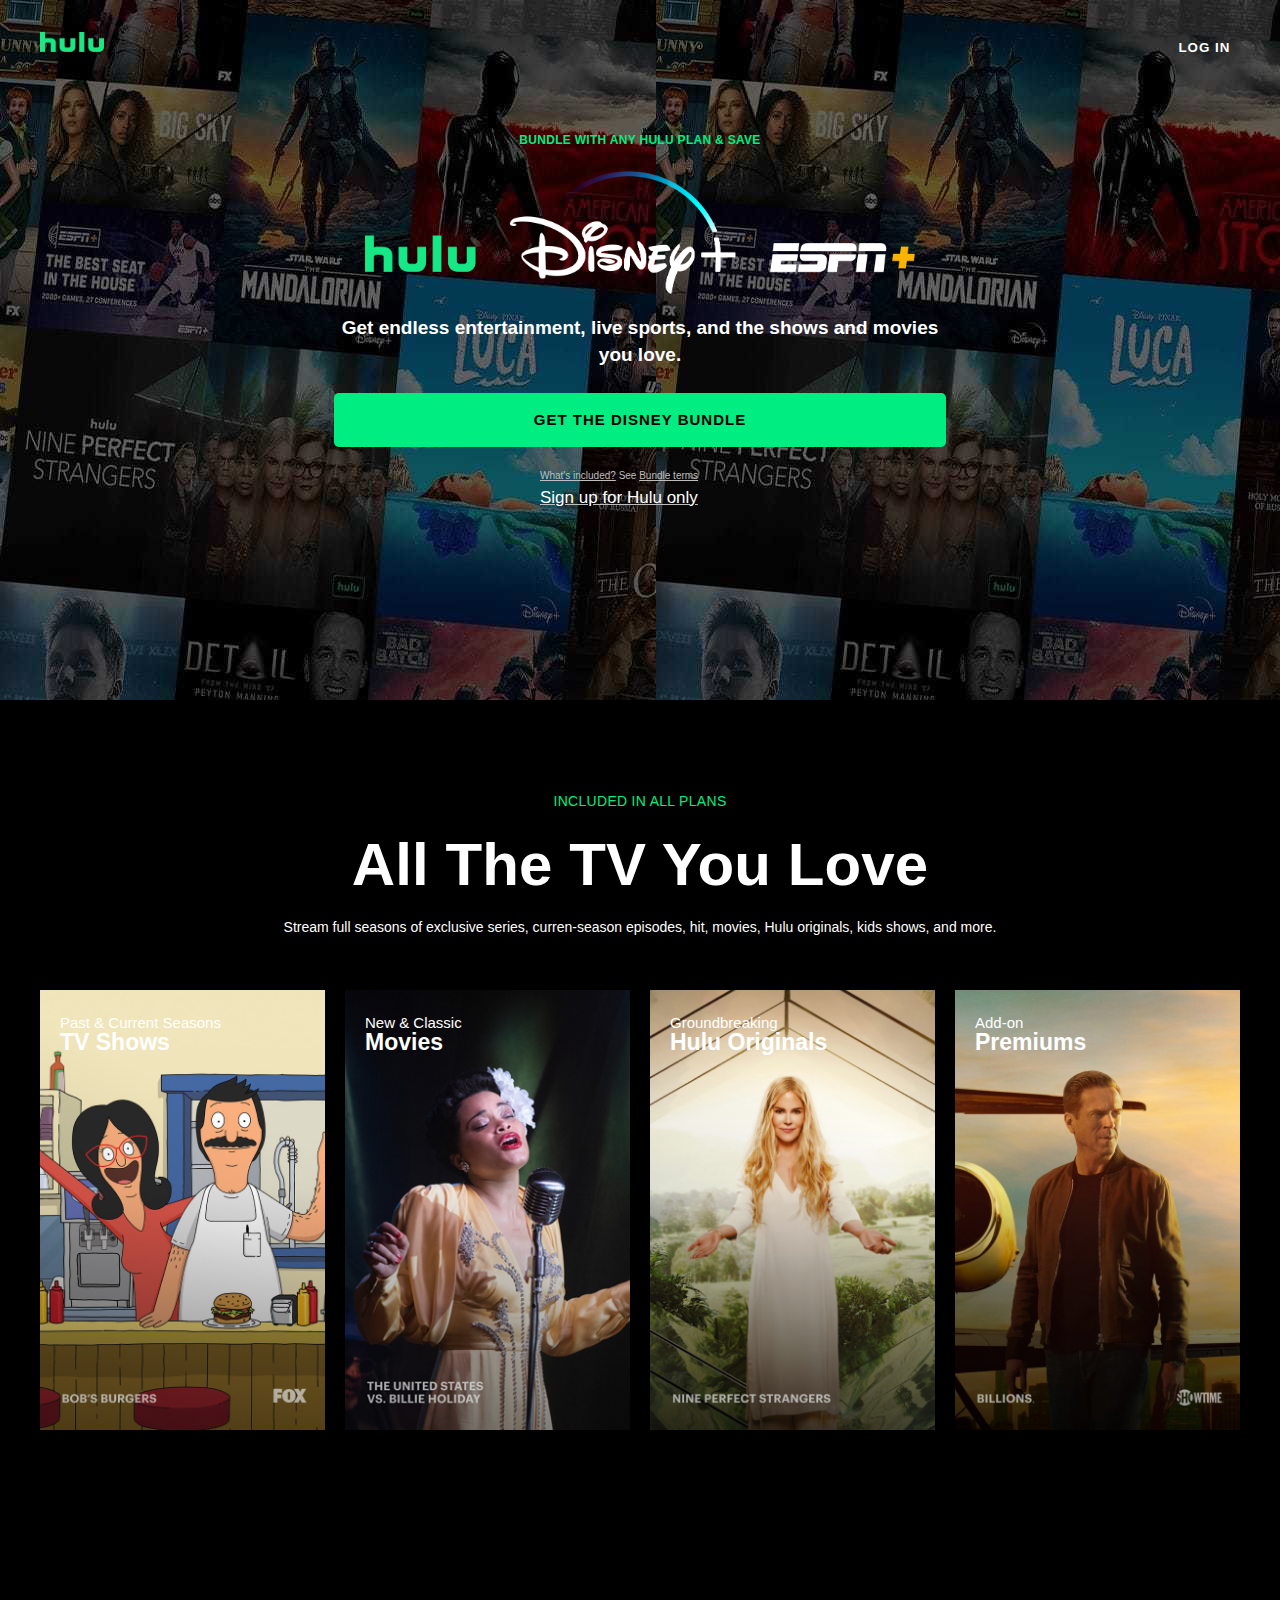
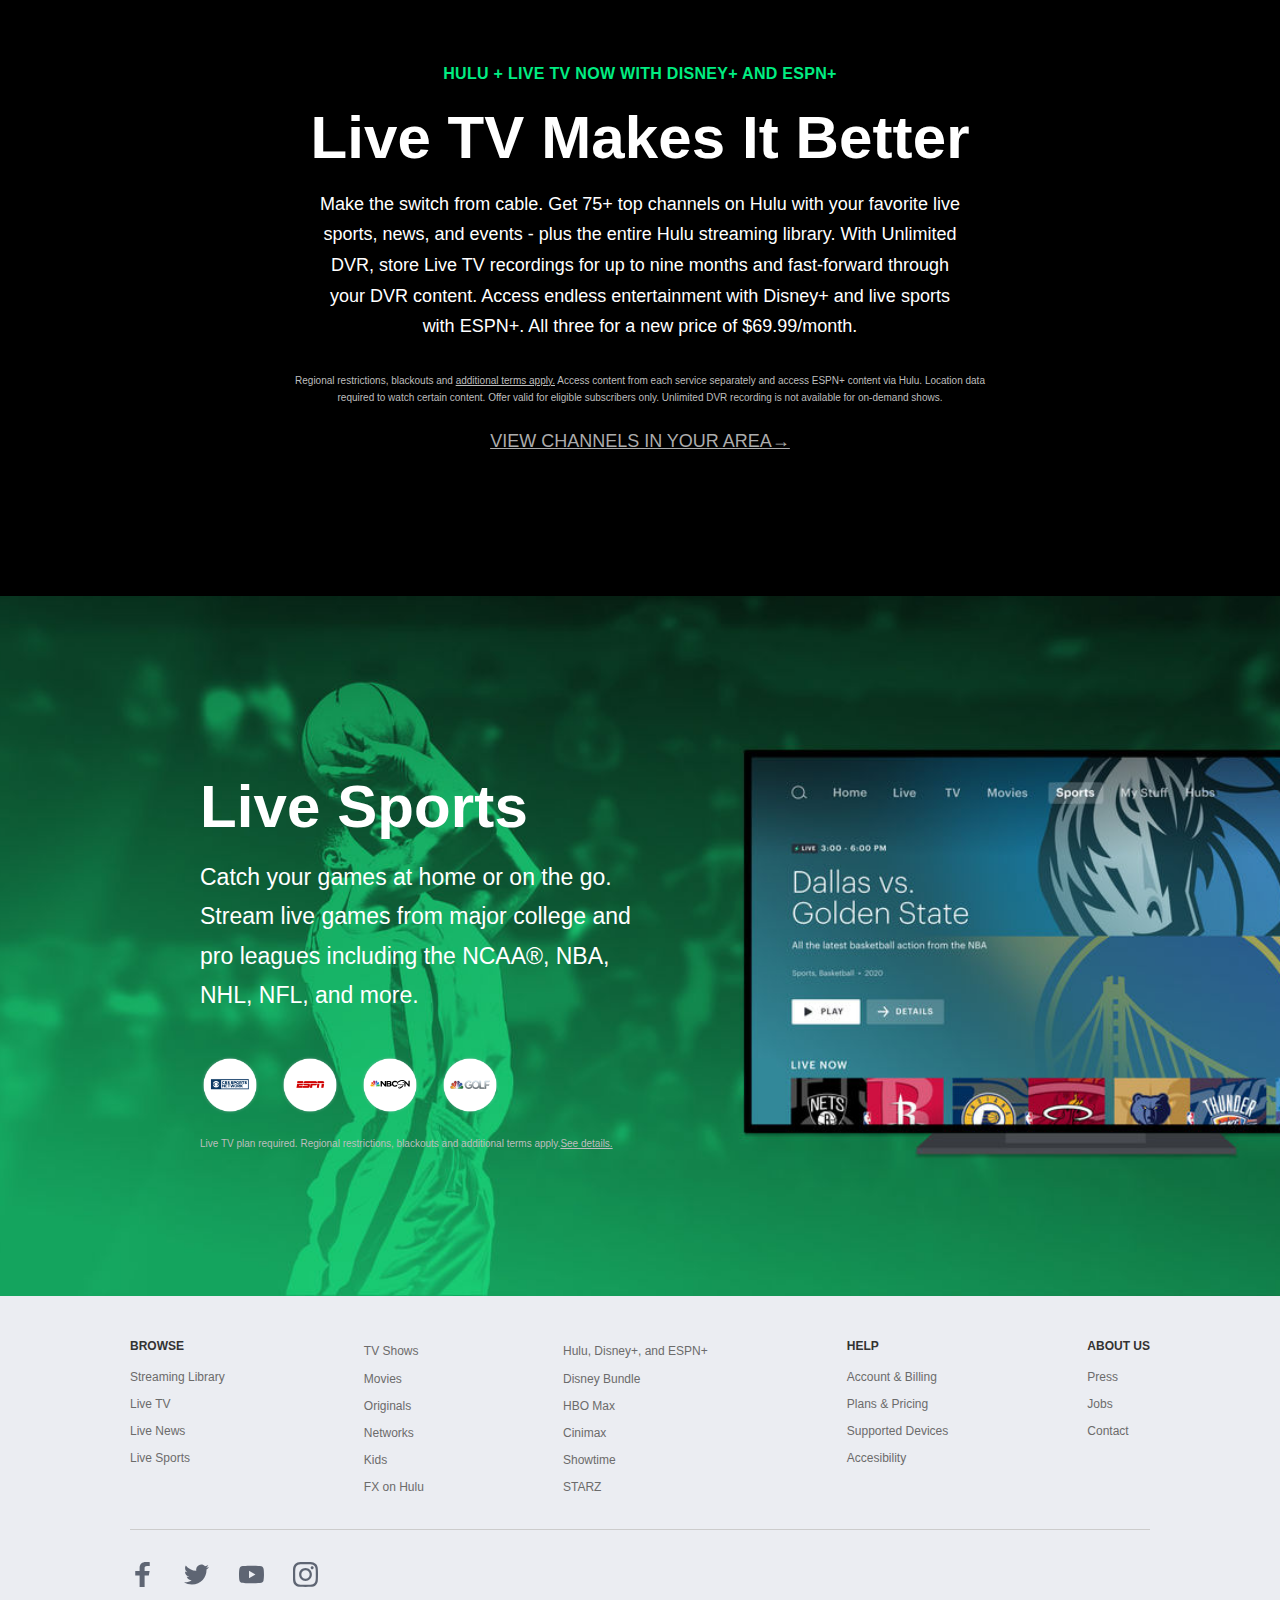
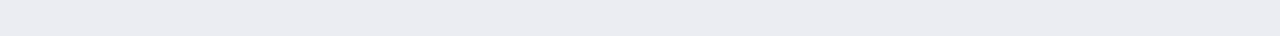
<file: index.html>
<!DOCTYPE html>
<html lang="en">

<head>
    <meta charset="UTF-8">
    <meta http-equiv="X-UA-Compatible" content="IE=edge">
    <meta name="viewport" content="width=device-width, initial-scale=1.0">
    <title>Website Clone</title>
    <link rel="stylesheet" href="style.css">
</head>

<body>
    <header class="header">
        <div class="top">
            <img class="hulu" src="logo.png" alt="logo">
            <nav>
                <ul>
                    <li>
                        <div class="login-btn">
                        <button class="login">LOG IN</button>
                        </div>
                    </li>
                </ul>
            </nav>
            <div class="header_main">
                <h4 class="bundle">BUNDLE WITH ANY HULU PLAN & SAVE</h4>
                <img src="logos.png" class="logo">
                <div class="header_1">Get endless entertainment, live sports, and
                    the shows and movies you love.</div>
                <button class="btn btn-1">GET THE DISNEY BUNDLE</button>
                <div class="termsbelow"> <span class="terms_1">What's included?</span>
                    <span class="terms_2"> See </span><span class="terms_1">Bundle terms</span>
                    <br>
                    <span class="signup"><a href="#">Sign up for Hulu only</a> </span>
                </div>
            </div>
        </div>
       
    </header>    

        <section class="library">
            <h4 class="library-h4">INCLUDED IN ALL PLANS</h4>
            <div class="text-li"> All The TV You Love</div>
            <div class="sub-text">
                Stream full seasons of exclusive series, curren-season episodes,
                hit,
                movies, Hulu originals, kids shows, and more.
            </div>
            <div class="covers">
                <div class="cover-1">
                    <div class="cover-grad"></div>
                    <div class="cover-text">
                        <div class="sub-title">Past & Current Seasons</div>
                        <h3 class="cover-sub-text">TV Shows</h3>
                    </div>
                </div>
                <div class="cover-2">
                    <div class="cover-grad"></div>
                    <div class="cover-text">
                        <div class="sub-title">New & Classic</div>
                        <h3 class="cover-sub-text">Movies</h3>
                    </div>
                </div>
                <div class="cover-3">
                    <div class="cover-grad"></div>
                    <div class="cover-text">
                        <div class="sub-title">Groundbreaking</div>
                        <h3 class="cover-sub-text">Hulu Originals</h3>
                    </div>
                </div>
                <div class="cover-4">
                    <div class="cover-grad"></div>
                    <div class="cover-text">
                        <div class="sub-title">Add-on</div>
                        <h3 class="cover-sub-text">Premiums</h3>
                    </div>
                </div>
            </div>
        </section>

        <section class="live">
            <div class="live-border">
                <h4 class="h34"> HULU + LIVE TV NOW WITH DISNEY+ AND ESPN+</h4>
                <div class="text-li">Live TV Makes It Better</div>
                <div class="sub-text">
                    Make the switch from cable. Get 75+ top channels on Hulu with your favorite 
                    live sports, news, and events - plus the entire Hulu streaming library. 
                    With Unlimited DVR, store Live TV recordings for up to nine months and 
                    fast-forward through your DVR content. Access endless entertainment with Disney+ and 
                    live sports with ESPN+. All three for a new price of $69.99/month.
                </div>
                <div class="terms">
                    <span class="terms_2">Regional restrictions, blackouts and </span>
                    <span class="terms_1">additional terms apply.</span>
                    <span>Access content from each service separately and access ESPN+ content via 
                        Hulu. Location data required to watch certain content. Offer valid for 
                        eligible subscribers only. 
                        Unlimited DVR recording is not available for on-demand shows.</span>
                </div>
                <a href="#">View Channels in Your Area→ </a>
            </div>
        </section>

        <section class="live-sports">
            <div class="live-sports-content">
                <div class="text-li">Live Sports</div>
                <div class="sub-text">
                    Catch your games at home or on the go. Stream live games from major
                    college and pro leagues including the NCAA®, NBA, NHL, NFL, and more.
                </div>
                <div class="live-sports-logos">
                    <div>
                        <img src="live-sports-logo-1.png" alt="" />
                    </div>
                    <div>
                        <img src="live-sports-logo-2.png" alt="" />
                    </div>
                    <div>
                        <img src="live-sports-logo-3.svg" alt="" />
                    </div>
                    <div>
                        <img src="live-sports-logo-4.png" alt="" />
                    </div>
                </div>
                <div class="terms">
                    Live TV plan required. Regional restrictions, blackouts and additional
                    terms apply.<span class="terms_1">See details.</span>
                </div>
            </div>
        </section>

        <footer class="footer">
            <div class="footer-container">
                <div class="footer-lists">
                    <ul>
                        <li class="list-head">BROWSE</li>
                        <li><a href="#">Streaming Library</a></li>
                        <li><a href="#">Live TV</a></li>
                        <li><a href="#">Live News</a></li>
                        <li><a href="#">Live Sports</a></li>
                    </ul>
                    <ul>
                        <li><a href="#">TV Shows</a></li>
                        <li><a href="#">Movies</a></li>
                        <li><a href="#">Originals</a></li>
                        <li><a href="#">Networks</a></li>
                        <li><a href="#">Kids</a></li>
                        <li><a href="#">FX on Hulu</a></li>
                    </ul>
                    <ul>
                        <li><a href="#">Hulu, Disney+, and ESPN+</a></li>
                        <li><a href="#">Disney Bundle</a></li>
                        <li><a href="#">HBO Max</a></li>
                        <li><a href="#">Cinimax</a></li>
                        <li><a href="#">Showtime</a></li>
                        <li><a href="#">STARZ</a></li>
                    </ul>
                    <ul>
                        <li class="list-head">HELP</li>
                        <li><a href="#">Account & Billing</a></li>
                        <li><a href="#">Plans & Pricing</a></li>
                        <li><a href="#">Supported Devices</a></li>
                        <li><a href="#">Accesibility</a></li>
                    </ul>
                    <ul>
                        <li class="list-head">ABOUT US</li>
                        <li><a href="#">Press</a></li>
                        <li><a href="#">Jobs</a></li>
                        <li><a href="#">Contact</a></li>
                    </ul>
                </div>
                <div class="divider"></div>
                <div class="social-icons">
                    <a href="#"><img src="facebook.svg" alt="" /></a>
                    <a href="#"><img src="twitter.svg" alt="" /></a>
                    <a href="#"><img src="youtube.svg" alt="" /></a>
                    <a href="#"><img src="instagram.svg" alt="" /></a>
                </div>
            </div>
        </footer>
</body>

</html>
</file>
<file: style.css>
* {
  box-sizing: border-box;
  margin: 0;
  padding: 0;
}

html,
body {
  font-family: 'Rubik', sans-serif;
  background: black;
  color: white;
  line-height: 1.7;
  overflow-x: hidden;
}

ul {
  list-style-type: none;
}

img {
  width: 100%;
}



.header {
  background: url(headern12.jpg);
  object-fit:contain;
  height: 700px;
  width: 100%;
}

.top {
  height: 510px;
}

.top nav {
  display: flex;
  justify-content: end;
  padding: 20px 40px;
  display: inline-block;
  margin-left: 1030px;
}
.hulu{
  margin-top: 30px;
  margin-left: 40px;
  height: 4%;
  width: 5%;
  display: inline-block;
}
.login {
  cursor: pointer;
  background:none;
  border: none;
  color:white;
  font-weight: bold;
  letter-spacing: 1px;
  display: inline-block;
  margin-top: 20px;
  
}

.login-btn{
 padding-bottom: 10px;
 
}
.login-btn:hover{
  background-color: rgb(102, 96, 110);
}
.top .logo {
  width: 550px;
  margin: 20px 0;
}

.top .header_main {
  display: flex;
  flex-direction: column;
  justify-content: flex-start;
  align-items: center;
  margin-top: 40px;
}

.top .header_1 {
  font-size: 19px;
  font-weight: bold;
  width: 600px;
  text-align: center;
  line-height: 27px;
}

.btn {
  display: inline-block;
  background: white;
  color: blue;
  min-width: 135px;
  padding: 18px 30px;
  font-size: 13px;
  font-weight: bold;
  border: none;
  border-radius: 5px;
  letter-spacing: 1px;
  cursor: pointer;
}

.btn-1 {
  margin-top: 25px;
}

.btn-1:hover {
  opacity: 0.8;
}

.terms {
  font-size: 10px;
  color: rgb(190, 190, 190);
  margin-top: 20px;
  letter-spacing: 0px;
  width: 720px;
}

.termsbelow {
  font-size: 10px;
  color: rgb(190, 190, 190);
  margin-top: 20px;
  letter-spacing: 0px;
  width: 200px;
}


.terms_1 {
  text-decoration: underline;
}

.bundle{
  color: #00ed82;
  font-weight: bolder;
  font-size: 12px;
}

.h34{
  color: #00ed82;
  font-size: 16px;
  font-weight: bolder;
}
h4 {
  color: #00ed82;
  font-size: 16px;
  letter-spacing: 0.3px;
  font-weight: 500;
}


a {
  color: white;
  text-decoration: none;
}

a.hover {
  color: #ccc
}

h4 {
  color: #00ed82;
  font-size: 12px;
  letter-spacing: 0.3px;
  font-weight: 500;
}


h3 {
  margin-top: 5px;
  font-size: 23px;
  font-weight: 500;
  width: 300px;
  line-height: 27px;
}


.btn {
  display: inline-block;
  background: #00ed82;
  color:black;
  min-width: 135px;
  padding: 20px 200px;
  font-size: 15px;
  font-weight: 600;
  line-height: 14px;
  border: none;
  border-radius: 5px;
  letter-spacing: 1px;
  cursor: pointer;
  text-transform: uppercase;
}
.signup{
  font-size: 17px;
  text-decoration: underline;
}

.btn-outline {
  background: none;
  color: #fff;
  border: 2px solid #fff;
  padding: 15px 30px;
}

.btn-outline.hover {
  color: #fff;
  border-color: #ccc;
  justify-self: flex-start;
}

/*Categories*/
.library-h4 {
  font-size: 14px;
}

.text-li {
  font-size: 60px;
  font-weight: bolder;
  letter-spacing: 0.1px;
}

.sub-text {
  max-width: 850px;
  margin-bottom: 10px;
  font-size: 14px;
  width: 750px;
}

.library {
  display: flex;
  flex-direction: column;
  align-items: center;
  text-align: center;
  padding: 90px 40px;
  justify-content: center;
}

.library .covers {
  display: grid;
  grid-template-columns: repeat(4, 1fr);
  margin-top: 40px;
  gap: 20px;
  width: 100%;
  
}

.library .covers>div {
  height: 440px;
  width: 285px;
  position: relative;
}

.library .cover-grad {
  background: linear-gradient(156.82deg,
      rgba(0, 0, 0, 0) 4.58%,
      rgba(0, 0, 0, 0) 69.61%),
    linear-gradient(24.5deg, rgba(0, 0, 0, 0.2) 4.71%, rgba(0, 0, 0, 0) 71.49%);
  position: absolute;
  top: 0;
  left: 0;
  width: 100%;
  height: 100%;
}

.library .cover-text {
  position: absolute;
  top: 20px;
  left: 20px;
  text-align: left;
}

.library .cover-1 {
  background: url('cover-1.jpg') no-repeat center center / cover;
}

.library .cover-2 {
  background: url('cover-2.jpg') no-repeat center center / cover;
}

.library .cover-3 {
  background: url('cover-3.jpg') no-repeat center center / cover;
}

.library .cover-4 {
  background: url('cover-4.jpg') no-repeat center center / cover;
}

.cover-sub-text {
  font-weight: bolder;
  line-height: 4px;
}

.sub-title {
  font-size: 15px;
}


.live {
  background:black;
  padding: 40px;
}

.live-border {

  border-radius: 16px;
  padding: 100px;
  display: flex;
  flex-direction: column;
  align-items: center;
  justify-content: center;
  text-align: center;
}

.live .sub-text {
  font-size: 18px;
  width: 640px;
}

.live a {
  text-transform: uppercase;
  font-size: 18px;
  margin-top: 20px;
  text-decoration: underline;
  color: rgb(172, 172, 172);
}

.live-sports {
  background: url('live-sports.jpg') no-repeat center center / cover;
  height: 700px;
  position: relative;
}

.live-sports-content {
  position: absolute;
  top: 160px;
  left: 200px;
  max-width: 550px;
}

.live-sports-logos {
  width: 300px;
  margin-top: 40px;
  display: flex;
  align-items: center;
  justify-content: space-between;
}

.live-sports-logos>div {
  background: url('network-logo-bg.png') no-repeat center center / cover;
  height: 60px;
  width: 60px;
  display: flex;
  justify-content: center;
  align-items: center;
}

.live-sports-logos img {
  width: 40px;
}

.live-sports .sub-text {
  font-size: 23px;
  width: 450px;
}


.footer {
  background: #ebedf2;
  color: #333;
}

.footer a {
  color: rgb(107, 107, 107);
  font-size: 12px;
}

.footer-container {
  max-width: 1100px;
  margin: auto;
  padding: 40px;
}

.footer-lists {
  display: flex;
  justify-content: space-between;
}

.footer-lists .list-head {
  text-transform: uppercase;
  font-weight: 600;
  margin-bottom: 5px;
  font-size: 12px;
}

.divider {
  width: 100%;
  height: 3px;
  border-top: 1px #ccc solid;
  margin: 30px 0;
}

.social-icons img {
  width: 25px;
  height: 25px;
  margin-right: 25px;
}
</file>
